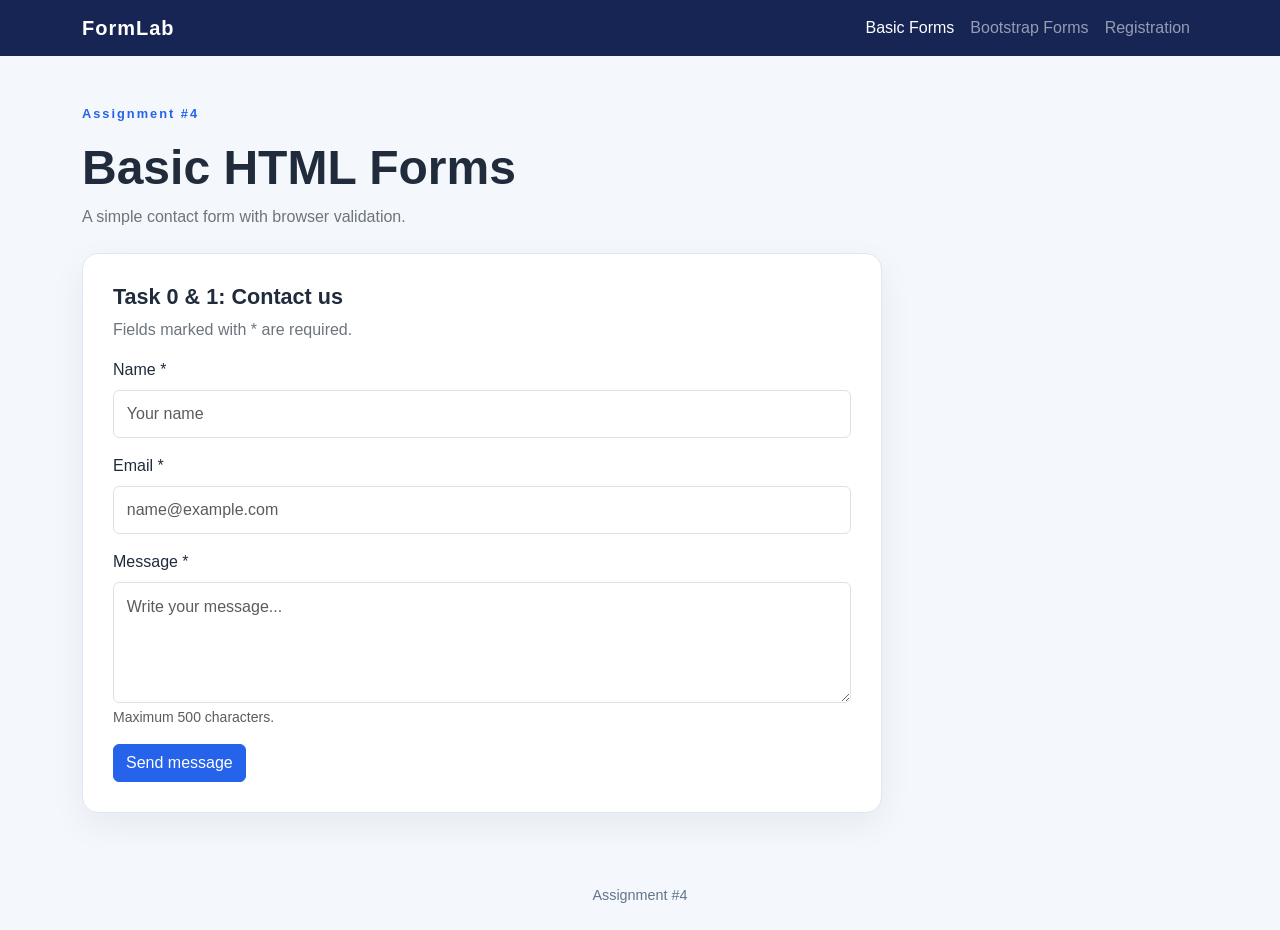
<file: index.html>
<!DOCTYPE html>
<html lang="en">
<head>
  <meta charset="UTF-8">
  <meta name="viewport" content="width=device-width, initial-scale=1.0">
  <title>Assignment 4 - Basic Forms</title>
  <link href="https://cdn.jsdelivr.net/npm/bootstrap@5.3.3/dist/css/bootstrap.min.css" rel="stylesheet">
  <link rel="stylesheet" href="style.css">
</head>
<body>
<nav class="navbar navbar-expand-lg navbar-dark">
  <div class="container">
    <a class="navbar-brand" href="index.html">FormLab</a>
    <button class="navbar-toggler" data-bs-toggle="collapse" data-bs-target="#menu" aria-label="Toggle navigation"><span class="navbar-toggler-icon"></span></button>
    <div class="collapse navbar-collapse" id="menu">
      <div class="navbar-nav ms-auto">
        <a class="nav-link active" href="index.html">Basic Forms</a>
        <a class="nav-link" href="bootstrap.html">Bootstrap Forms</a>
        <a class="nav-link" href="register.html">Registration</a>
      </div>
    </div>
  </div>
</nav>
<main class="container py-5">
  <div class="intro mb-4">
    <p class="eyebrow">Assignment #4</p>
    <h1>Basic HTML Forms</h1>
    <p class="text-secondary mb-0">A simple contact form with browser validation.</p>
  </div>
  <section class="form-card">
    <h2>Task 0 & 1: Contact us</h2>
    <p class="text-secondary">Fields marked with * are required.</p>
    <form action="#" method="get">
      <div class="mb-3">
        <label for="name" class="form-label">Name *</label>
        <input class="form-control" type="text" id="name" name="name" placeholder="Your name" required maxlength="50">
      </div>
      <div class="mb-3">
        <label for="email" class="form-label">Email *</label>
        <input class="form-control" type="email" id="email" name="email" placeholder="name@example.com" required maxlength="100">
      </div>
      <div class="mb-3">
        <label for="message" class="form-label">Message *</label>
        <textarea class="form-control" id="message" name="message" rows="4" placeholder="Write your message..." required maxlength="500"></textarea>
        <div class="form-text">Maximum 500 characters.</div>
      </div>
      <button class="btn btn-primary" type="submit">Send message</button>
    </form>
  </section>
</main>
<footer class="text-center py-4">Assignment #4</footer>
<script src="https://cdn.jsdelivr.net/npm/bootstrap@5.3.3/dist/js/bootstrap.bundle.min.js"></script>
</body>
</html>
</file>
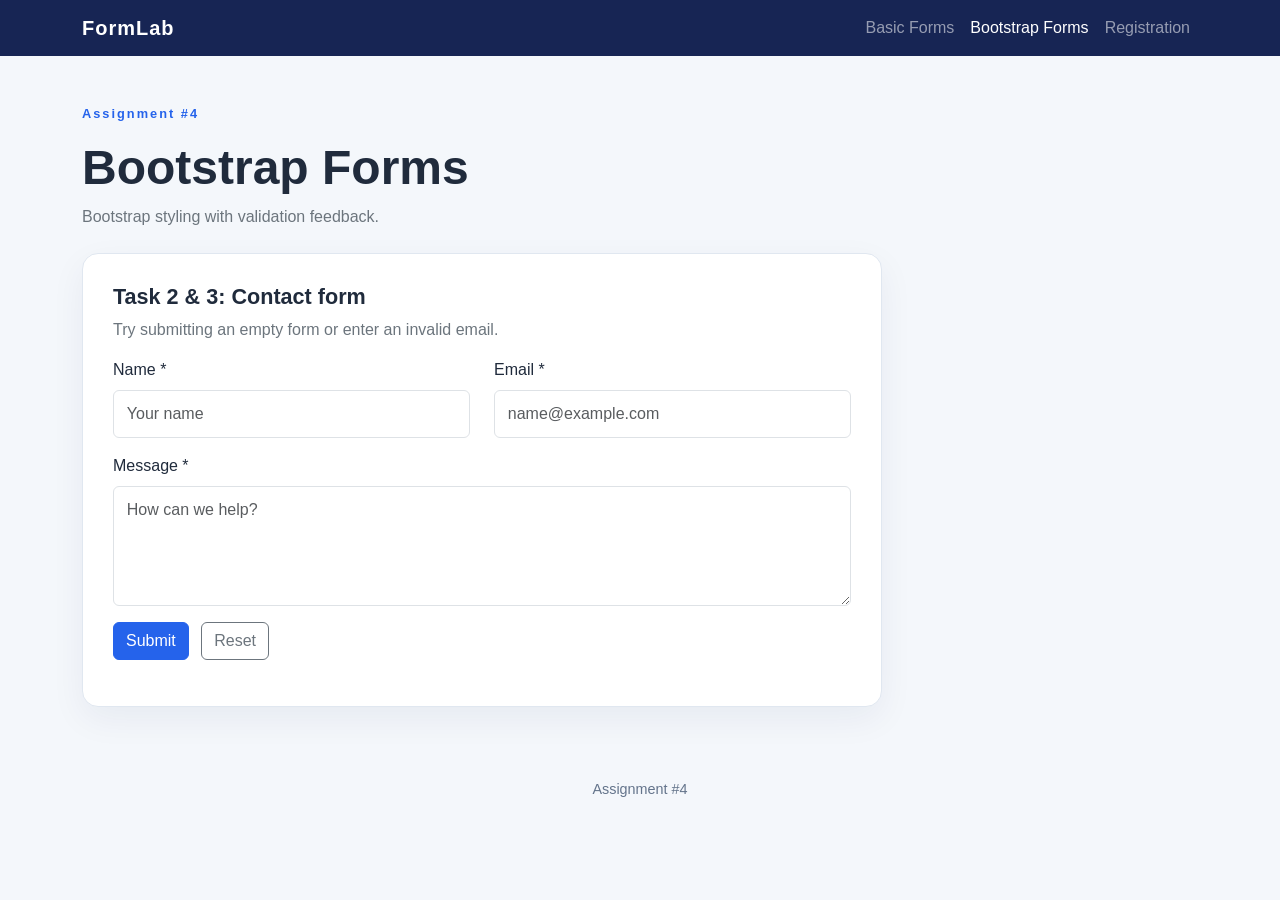
<file: bootstrap.html>
<!DOCTYPE html>
<html lang="en">
<head>
  <meta charset="UTF-8">
  <meta name="viewport" content="width=device-width, initial-scale=1.0">
  <title>Assignment 4 - Bootstrap Forms</title>
  <link href="https://cdn.jsdelivr.net/npm/bootstrap@5.3.3/dist/css/bootstrap.min.css" rel="stylesheet">
  <link rel="stylesheet" href="style.css">
</head>
<body>
<nav class="navbar navbar-expand-lg navbar-dark">
  <div class="container">
    <a class="navbar-brand" href="index.html">FormLab</a>
    <button class="navbar-toggler" data-bs-toggle="collapse" data-bs-target="#menu" aria-label="Toggle navigation"><span class="navbar-toggler-icon"></span></button>
    <div class="collapse navbar-collapse" id="menu">
      <div class="navbar-nav ms-auto">
        <a class="nav-link" href="index.html">Basic Forms</a>
        <a class="nav-link active" href="bootstrap.html">Bootstrap Forms</a>
        <a class="nav-link" href="register.html">Registration</a>
      </div>
    </div>
  </div>
</nav>
<main class="container py-5">
  <div class="intro mb-4">
    <p class="eyebrow">Assignment #4</p>
    <h1>Bootstrap Forms</h1>
    <p class="text-secondary mb-0">Bootstrap styling with validation feedback.</p>
  </div>
  <section class="form-card">
    <h2>Task 2 & 3: Contact form</h2>
    <p class="text-secondary">Try submitting an empty form or enter an invalid email.</p>
    <form id="contactForm" novalidate>
      <div class="row">
        <div class="col-md-6 mb-3">
          <label for="contactName" class="form-label">Name *</label>
          <input class="form-control" id="contactName" type="text" placeholder="Your name" required maxlength="50">
          <div class="invalid-feedback">Name is required.</div>
          <div class="valid-feedback">Looks good!</div>
        </div>
        <div class="col-md-6 mb-3">
          <label for="contactEmail" class="form-label">Email *</label>
          <input class="form-control" id="contactEmail" type="email" placeholder="name@example.com" required>
          <div class="invalid-feedback">Enter a valid email address.</div>
          <div class="valid-feedback">Looks good!</div>
        </div>
      </div>
      <div class="mb-3">
        <label for="contactMessage" class="form-label">Message *</label>
        <textarea class="form-control" id="contactMessage" rows="4" placeholder="How can we help?" required maxlength="500"></textarea>
        <div class="invalid-feedback">Please write a message.</div>
        <div class="valid-feedback">Message added.</div>
      </div>
      <button class="btn btn-primary" type="submit">Submit</button>
      <button class="btn btn-outline-secondary ms-2" type="reset">Reset</button>
      <p id="contactResult" class="result-message mt-3 mb-0" aria-live="polite"></p>
    </form>
  </section>
</main>
<footer class="text-center py-4">Assignment #4</footer>
<script src="script.js"></script>
<script src="https://cdn.jsdelivr.net/npm/bootstrap@5.3.3/dist/js/bootstrap.bundle.min.js"></script>
</body>
</html>
</file>
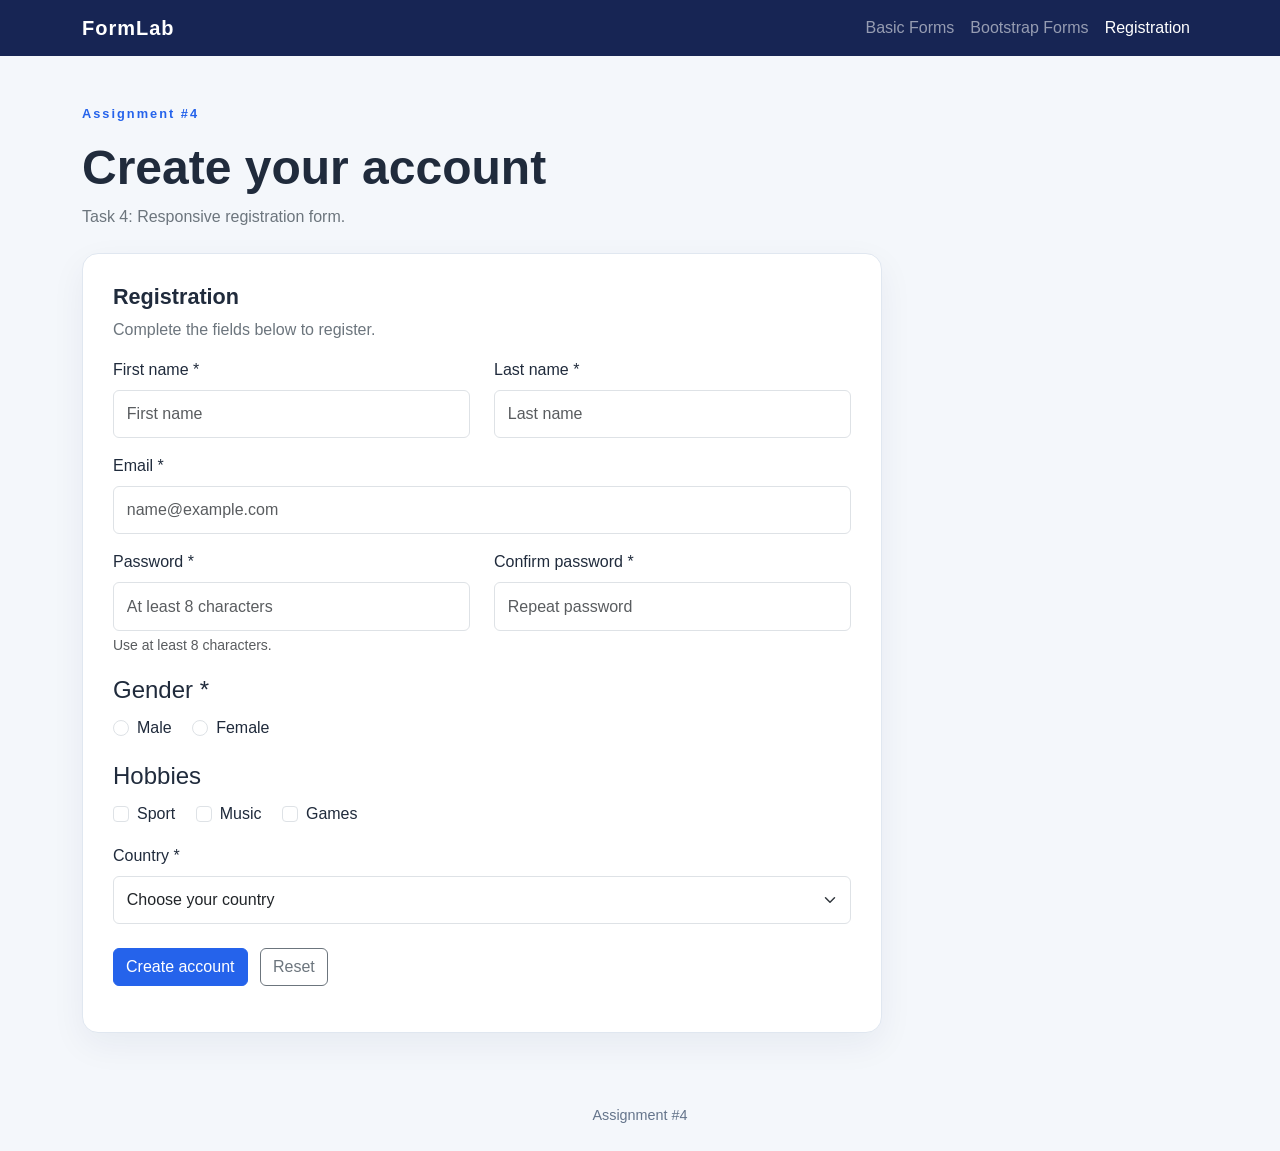
<file: register.html>
<!DOCTYPE html>
<html lang="en">
<head>
  <meta charset="UTF-8">
  <meta name="viewport" content="width=device-width, initial-scale=1.0">
  <title>Assignment 4</title>
  <link href="https://cdn.jsdelivr.net/npm/bootstrap@5.3.3/dist/css/bootstrap.min.css" rel="stylesheet">
  <link rel="stylesheet" href="style.css">
</head>
<body>
<nav class="navbar navbar-expand-lg navbar-dark">
  <div class="container">
    <a class="navbar-brand" href="index.html">FormLab</a>
    <button class="navbar-toggler" data-bs-toggle="collapse" data-bs-target="#menu" aria-label="Toggle navigation"><span class="navbar-toggler-icon"></span></button>
    <div class="collapse navbar-collapse" id="menu">
      <div class="navbar-nav ms-auto">
        <a class="nav-link" href="index.html">Basic Forms</a>
        <a class="nav-link" href="bootstrap.html">Bootstrap Forms</a>
        <a class="nav-link active" href="register.html">Registration</a>
      </div>
    </div>
  </div>
</nav>
<main class="container py-5">
  <div class="intro mb-4">
    <p class="eyebrow">Assignment #4</p>
    <h1>Create your account</h1>
    <p class="text-secondary mb-0">Task 4: Responsive registration form.</p>
  </div>
  <section class="form-card">
    <h2>Registration</h2>
    <p class="text-secondary">Complete the fields below to register.</p>
    <form id="registerForm" novalidate>
      <div class="row">
        <div class="col-md-6 mb-3">
          <label for="firstName" class="form-label">First name *</label>
          <input class="form-control" id="firstName" type="text" required maxlength="40" placeholder="First name">
          <div class="invalid-feedback">Please enter your first name.</div>
          <div class="valid-feedback">Looks good!</div>
        </div>
        <div class="col-md-6 mb-3">
          <label for="lastName" class="form-label">Last name *</label>
          <input class="form-control" id="lastName" type="text" required maxlength="40" placeholder="Last name">
          <div class="invalid-feedback">Please enter your last name.</div>
          <div class="valid-feedback">Looks good!</div>
        </div>
        <div class="col-12 mb-3">
          <label for="registerEmail" class="form-label">Email *</label>
          <input class="form-control" id="registerEmail" type="email" required placeholder="name@example.com">
          <div class="invalid-feedback">Enter a valid email address.</div>
          <div class="valid-feedback">Email looks good!</div>
        </div>
        <div class="col-md-6 mb-3">
          <label for="password" class="form-label">Password *</label>
          <input class="form-control" id="password" type="password" required minlength="8" placeholder="At least 8 characters">
          <div class="form-text">Use at least 8 characters.</div>
          <div class="invalid-feedback">Password must have at least 8 characters.</div>
          <div class="valid-feedback">Password length is OK.</div>
        </div>
        <div class="col-md-6 mb-3">
          <label for="confirmPassword" class="form-label">Confirm password *</label>
          <input class="form-control" id="confirmPassword" type="password" required minlength="8" placeholder="Repeat password">
          <div class="invalid-feedback">Passwords must match.</div>
          <div class="valid-feedback">Passwords match!</div>
        </div>
      </div>
      <fieldset class="mb-3">
        <legend class="form-label">Gender *</legend>
        <div class="form-check form-check-inline">
          <input class="form-check-input" type="radio" name="gender" id="genderMale" value="Male" required>
          <label class="form-check-label" for="genderMale">Male</label>
        </div>
        <div class="form-check form-check-inline">
          <input class="form-check-input" type="radio" name="gender" id="genderFemale" value="Female" required>
          <label class="form-check-label" for="genderFemale">Female</label>
        </div>
        <div class="invalid-feedback" id="genderError">Please select a gender.</div>
      </fieldset>
      <fieldset class="mb-3">
        <legend class="form-label">Hobbies</legend>
        <div class="form-check form-check-inline">
          <input class="form-check-input" type="checkbox" id="hobbySport" value="Sport">
          <label class="form-check-label" for="hobbySport">Sport</label>
        </div>
        <div class="form-check form-check-inline">
          <input class="form-check-input" type="checkbox" id="hobbyMusic" value="Music">
          <label class="form-check-label" for="hobbyMusic">Music</label>
        </div>
        <div class="form-check form-check-inline">
          <input class="form-check-input" type="checkbox" id="hobbyGames" value="Games">
          <label class="form-check-label" for="hobbyGames">Games</label>
        </div>
      </fieldset>
      <div class="mb-4">
        <label for="country" class="form-label">Country *</label>
        <select class="form-select" id="country" required>
          <option value="">Choose your country</option>
          <option>Kazakhstan</option>
          <option>United States</option>
          <option>United Kingdom</option>
          <option>Canada</option>
          <option>Other</option>
        </select>
        <div class="invalid-feedback">Please choose a country.</div>
        <div class="valid-feedback">Country selected.</div>
      </div>
      <button class="btn btn-primary" type="submit">Create account</button>
      <button class="btn btn-outline-secondary ms-2" type="reset">Reset</button>
      <p id="registerResult" class="result-message mt-3 mb-0" aria-live="polite"></p>
    </form>
  </section>
</main>
<footer class="text-center py-4">Assignment #4</footer>
<script src="script.js"></script>
<script src="https://cdn.jsdelivr.net/npm/bootstrap@5.3.3/dist/js/bootstrap.bundle.min.js"></script>
</body>
</html>
</file>
<file: style.css>
body {
  background: #f4f7fb;
  color: #202b3c;
  font-family: Arial, sans-serif;
}
.navbar {
  background: #172554;
}
.navbar-brand {
  font-weight: 700;
  letter-spacing: 1px;
}
.intro {
  max-width: 760px;
}
.eyebrow {
  color: #2563eb;
  font-size: 0.8rem;
  font-weight: bold;
  letter-spacing: 2px;
}
h1 {
  font-weight: 750;
  font-size: clamp(2rem, 4vw, 3rem);
}
.form-card {
  background: white;
  max-width: 800px;
  padding: 30px;
  border: 1px solid #e0e7f0;
  border-radius: 16px;
  box-shadow: 0 12px 35px rgba(23, 37, 84, 0.06);
}
.form-card h2 {
  font-size: 1.35rem;
  font-weight: 700;
}
.form-control, .form-select {
  padding: 0.7rem 0.8rem;
}
.btn-primary {
  background: #2563eb;
  border-color: #2563eb;
}
.btn-primary:hover {
  background: #1d4ed8;
  border-color: #1d4ed8;
}
footer {
  color: #64748b;
  font-size: 0.9rem;
}
.result-message {
  font-weight: 600;
}
@media (max-width: 576px) {
  .form-card {
    padding: 20px;
  }
}
</file>
